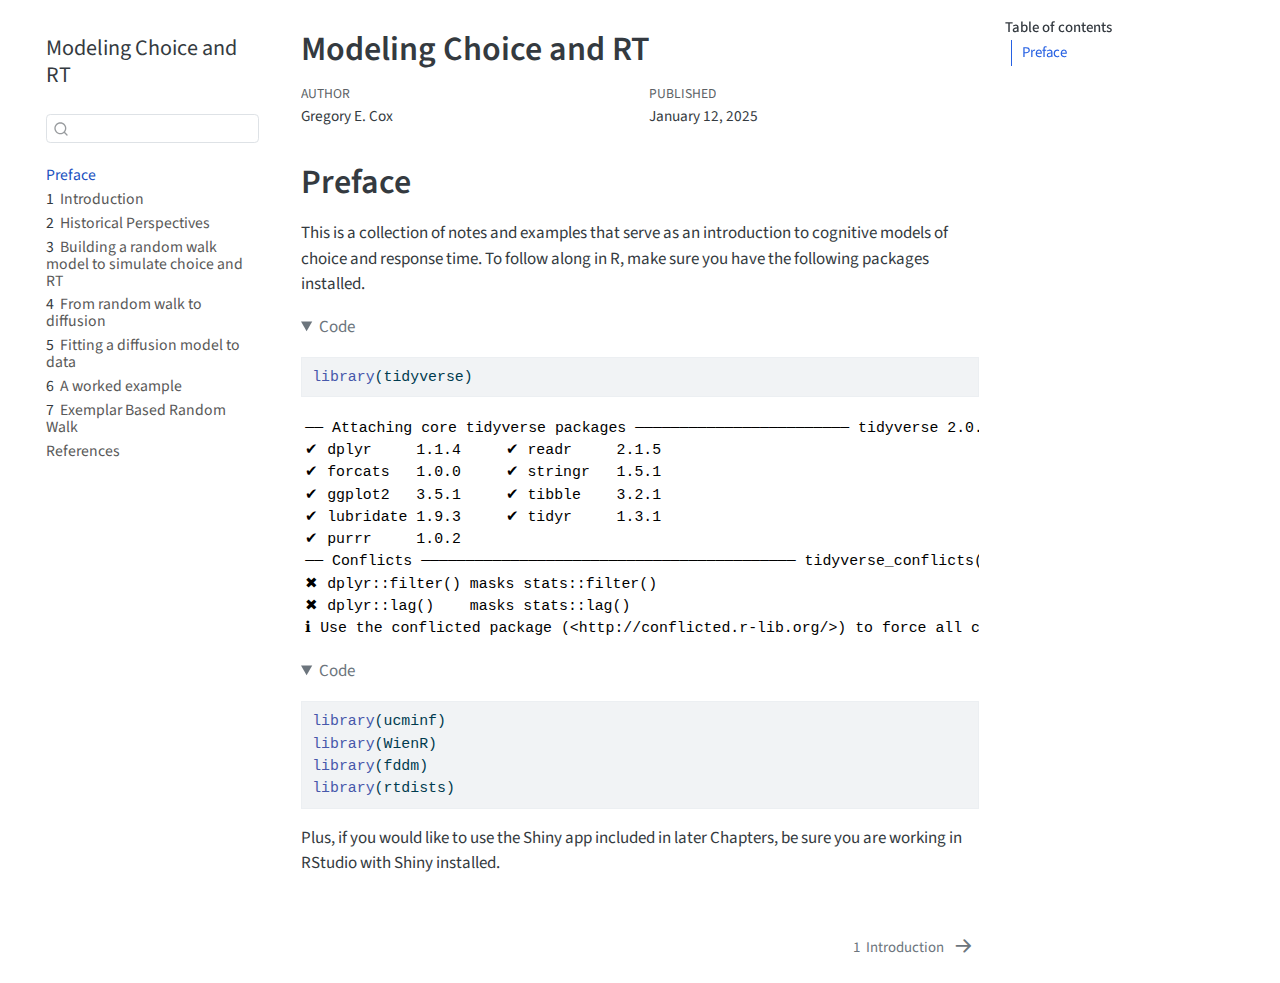
<file: docs/index.html>
<!DOCTYPE html>
<html xmlns="http://www.w3.org/1999/xhtml" lang="en" xml:lang="en"><head>

<meta charset="utf-8">
<meta name="generator" content="quarto-1.6.39">

<meta name="viewport" content="width=device-width, initial-scale=1.0, user-scalable=yes">

<meta name="author" content="Gregory E. Cox">
<meta name="dcterms.date" content="2025-01-12">

<title>Modeling Choice and RT</title>
<style>
code{white-space: pre-wrap;}
span.smallcaps{font-variant: small-caps;}
div.columns{display: flex; gap: min(4vw, 1.5em);}
div.column{flex: auto; overflow-x: auto;}
div.hanging-indent{margin-left: 1.5em; text-indent: -1.5em;}
ul.task-list{list-style: none;}
ul.task-list li input[type="checkbox"] {
  width: 0.8em;
  margin: 0 0.8em 0.2em -1em; /* quarto-specific, see https://github.com/quarto-dev/quarto-cli/issues/4556 */ 
  vertical-align: middle;
}
/* CSS for syntax highlighting */
pre > code.sourceCode { white-space: pre; position: relative; }
pre > code.sourceCode > span { line-height: 1.25; }
pre > code.sourceCode > span:empty { height: 1.2em; }
.sourceCode { overflow: visible; }
code.sourceCode > span { color: inherit; text-decoration: inherit; }
div.sourceCode { margin: 1em 0; }
pre.sourceCode { margin: 0; }
@media screen {
div.sourceCode { overflow: auto; }
}
@media print {
pre > code.sourceCode { white-space: pre-wrap; }
pre > code.sourceCode > span { display: inline-block; text-indent: -5em; padding-left: 5em; }
}
pre.numberSource code
  { counter-reset: source-line 0; }
pre.numberSource code > span
  { position: relative; left: -4em; counter-increment: source-line; }
pre.numberSource code > span > a:first-child::before
  { content: counter(source-line);
    position: relative; left: -1em; text-align: right; vertical-align: baseline;
    border: none; display: inline-block;
    -webkit-touch-callout: none; -webkit-user-select: none;
    -khtml-user-select: none; -moz-user-select: none;
    -ms-user-select: none; user-select: none;
    padding: 0 4px; width: 4em;
  }
pre.numberSource { margin-left: 3em;  padding-left: 4px; }
div.sourceCode
  {   }
@media screen {
pre > code.sourceCode > span > a:first-child::before { text-decoration: underline; }
}
</style>


<script src="site_libs/quarto-nav/quarto-nav.js"></script>
<script src="site_libs/quarto-nav/headroom.min.js"></script>
<script src="site_libs/clipboard/clipboard.min.js"></script>
<script src="site_libs/quarto-search/autocomplete.umd.js"></script>
<script src="site_libs/quarto-search/fuse.min.js"></script>
<script src="site_libs/quarto-search/quarto-search.js"></script>
<meta name="quarto:offset" content="./">
<link href="./intro.html" rel="next">
<script src="site_libs/quarto-html/quarto.js"></script>
<script src="site_libs/quarto-html/popper.min.js"></script>
<script src="site_libs/quarto-html/tippy.umd.min.js"></script>
<script src="site_libs/quarto-html/anchor.min.js"></script>
<link href="site_libs/quarto-html/tippy.css" rel="stylesheet">
<link href="site_libs/quarto-html/quarto-syntax-highlighting-e26003cea8cd680ca0c55a263523d882.css" rel="stylesheet" id="quarto-text-highlighting-styles">
<script src="site_libs/bootstrap/bootstrap.min.js"></script>
<link href="site_libs/bootstrap/bootstrap-icons.css" rel="stylesheet">
<link href="site_libs/bootstrap/bootstrap-7593ef76ee4b520e6bec3acdccc89eb3.min.css" rel="stylesheet" append-hash="true" id="quarto-bootstrap" data-mode="light">
<script id="quarto-search-options" type="application/json">{
  "location": "sidebar",
  "copy-button": false,
  "collapse-after": 3,
  "panel-placement": "start",
  "type": "textbox",
  "limit": 50,
  "keyboard-shortcut": [
    "f",
    "/",
    "s"
  ],
  "show-item-context": false,
  "language": {
    "search-no-results-text": "No results",
    "search-matching-documents-text": "matching documents",
    "search-copy-link-title": "Copy link to search",
    "search-hide-matches-text": "Hide additional matches",
    "search-more-match-text": "more match in this document",
    "search-more-matches-text": "more matches in this document",
    "search-clear-button-title": "Clear",
    "search-text-placeholder": "",
    "search-detached-cancel-button-title": "Cancel",
    "search-submit-button-title": "Submit",
    "search-label": "Search"
  }
}</script>


</head>

<body class="nav-sidebar floating">

<div id="quarto-search-results"></div>
  <header id="quarto-header" class="headroom fixed-top">
  <nav class="quarto-secondary-nav">
    <div class="container-fluid d-flex">
      <button type="button" class="quarto-btn-toggle btn" data-bs-toggle="collapse" role="button" data-bs-target=".quarto-sidebar-collapse-item" aria-controls="quarto-sidebar" aria-expanded="false" aria-label="Toggle sidebar navigation" onclick="if (window.quartoToggleHeadroom) { window.quartoToggleHeadroom(); }">
        <i class="bi bi-layout-text-sidebar-reverse"></i>
      </button>
        <nav class="quarto-page-breadcrumbs" aria-label="breadcrumb"><ol class="breadcrumb"><li class="breadcrumb-item"><a href="./index.html">Preface</a></li></ol></nav>
        <a class="flex-grow-1" role="navigation" data-bs-toggle="collapse" data-bs-target=".quarto-sidebar-collapse-item" aria-controls="quarto-sidebar" aria-expanded="false" aria-label="Toggle sidebar navigation" onclick="if (window.quartoToggleHeadroom) { window.quartoToggleHeadroom(); }">      
        </a>
      <button type="button" class="btn quarto-search-button" aria-label="Search" onclick="window.quartoOpenSearch();">
        <i class="bi bi-search"></i>
      </button>
    </div>
  </nav>
</header>
<!-- content -->
<div id="quarto-content" class="quarto-container page-columns page-rows-contents page-layout-article">
<!-- sidebar -->
  <nav id="quarto-sidebar" class="sidebar collapse collapse-horizontal quarto-sidebar-collapse-item sidebar-navigation floating overflow-auto">
    <div class="pt-lg-2 mt-2 text-left sidebar-header">
    <div class="sidebar-title mb-0 py-0">
      <a href="./">Modeling Choice and RT</a> 
    </div>
      </div>
        <div class="mt-2 flex-shrink-0 align-items-center">
        <div class="sidebar-search">
        <div id="quarto-search" class="" title="Search"></div>
        </div>
        </div>
    <div class="sidebar-menu-container"> 
    <ul class="list-unstyled mt-1">
        <li class="sidebar-item">
  <div class="sidebar-item-container"> 
  <a href="./index.html" class="sidebar-item-text sidebar-link active">
 <span class="menu-text">Preface</span></a>
  </div>
</li>
        <li class="sidebar-item">
  <div class="sidebar-item-container"> 
  <a href="./intro.html" class="sidebar-item-text sidebar-link">
 <span class="menu-text"><span class="chapter-number">1</span>&nbsp; <span class="chapter-title">Introduction</span></span></a>
  </div>
</li>
        <li class="sidebar-item">
  <div class="sidebar-item-container"> 
  <a href="./history.html" class="sidebar-item-text sidebar-link">
 <span class="menu-text"><span class="chapter-number">2</span>&nbsp; <span class="chapter-title">Historical Perspectives</span></span></a>
  </div>
</li>
        <li class="sidebar-item">
  <div class="sidebar-item-container"> 
  <a href="./random_walk.html" class="sidebar-item-text sidebar-link">
 <span class="menu-text"><span class="chapter-number">3</span>&nbsp; <span class="chapter-title">Building a random walk model to simulate choice and RT</span></span></a>
  </div>
</li>
        <li class="sidebar-item">
  <div class="sidebar-item-container"> 
  <a href="./diffusion_sim.html" class="sidebar-item-text sidebar-link">
 <span class="menu-text"><span class="chapter-number">4</span>&nbsp; <span class="chapter-title">From random walk to diffusion</span></span></a>
  </div>
</li>
        <li class="sidebar-item">
  <div class="sidebar-item-container"> 
  <a href="./diffusion_fit.html" class="sidebar-item-text sidebar-link">
 <span class="menu-text"><span class="chapter-number">5</span>&nbsp; <span class="chapter-title">Fitting a diffusion model to data</span></span></a>
  </div>
</li>
        <li class="sidebar-item">
  <div class="sidebar-item-container"> 
  <a href="./blast_example.html" class="sidebar-item-text sidebar-link">
 <span class="menu-text"><span class="chapter-number">6</span>&nbsp; <span class="chapter-title">A worked example</span></span></a>
  </div>
</li>
        <li class="sidebar-item">
  <div class="sidebar-item-container"> 
  <a href="./ebrw.html" class="sidebar-item-text sidebar-link">
 <span class="menu-text"><span class="chapter-number">7</span>&nbsp; <span class="chapter-title">Exemplar Based Random Walk</span></span></a>
  </div>
</li>
        <li class="sidebar-item">
  <div class="sidebar-item-container"> 
  <a href="./references.html" class="sidebar-item-text sidebar-link">
 <span class="menu-text">References</span></a>
  </div>
</li>
    </ul>
    </div>
</nav>
<div id="quarto-sidebar-glass" class="quarto-sidebar-collapse-item" data-bs-toggle="collapse" data-bs-target=".quarto-sidebar-collapse-item"></div>
<!-- margin-sidebar -->
    <div id="quarto-margin-sidebar" class="sidebar margin-sidebar">
        <nav id="TOC" role="doc-toc" class="toc-active">
    <h2 id="toc-title">Table of contents</h2>
   
  <ul>
  <li><a href="#preface" id="toc-preface" class="nav-link active" data-scroll-target="#preface">Preface</a></li>
  </ul>
</nav>
    </div>
<!-- main -->
<main class="content" id="quarto-document-content">

<header id="title-block-header" class="quarto-title-block default">
<div class="quarto-title">
<h1 class="title">Modeling Choice and RT</h1>
</div>



<div class="quarto-title-meta">

    <div>
    <div class="quarto-title-meta-heading">Author</div>
    <div class="quarto-title-meta-contents">
             <p>Gregory E. Cox </p>
          </div>
  </div>
    
    <div>
    <div class="quarto-title-meta-heading">Published</div>
    <div class="quarto-title-meta-contents">
      <p class="date">January 12, 2025</p>
    </div>
  </div>
  
    
  </div>
  


</header>


<section id="preface" class="level1 unnumbered">
<h1 class="unnumbered">Preface</h1>
<p>This is a collection of notes and examples that serve as an introduction to cognitive models of choice and response time. To follow along in R, make sure you have the following packages installed.</p>
<div class="cell">
<details open="" class="code-fold">
<summary>Code</summary>
<div class="sourceCode cell-code" id="cb1"><pre class="sourceCode r code-with-copy"><code class="sourceCode r"><span id="cb1-1"><a href="#cb1-1" aria-hidden="true" tabindex="-1"></a><span class="fu">library</span>(tidyverse)</span></code><button title="Copy to Clipboard" class="code-copy-button"><i class="bi"></i></button></pre></div>
</details>
<div class="cell-output cell-output-stderr">
<pre><code>── Attaching core tidyverse packages ──────────────────────── tidyverse 2.0.0 ──
✔ dplyr     1.1.4     ✔ readr     2.1.5
✔ forcats   1.0.0     ✔ stringr   1.5.1
✔ ggplot2   3.5.1     ✔ tibble    3.2.1
✔ lubridate 1.9.3     ✔ tidyr     1.3.1
✔ purrr     1.0.2     
── Conflicts ────────────────────────────────────────── tidyverse_conflicts() ──
✖ dplyr::filter() masks stats::filter()
✖ dplyr::lag()    masks stats::lag()
ℹ Use the conflicted package (&lt;http://conflicted.r-lib.org/&gt;) to force all conflicts to become errors</code></pre>
</div>
<details open="" class="code-fold">
<summary>Code</summary>
<div class="sourceCode cell-code" id="cb3"><pre class="sourceCode r code-with-copy"><code class="sourceCode r"><span id="cb3-1"><a href="#cb3-1" aria-hidden="true" tabindex="-1"></a><span class="fu">library</span>(ucminf)</span>
<span id="cb3-2"><a href="#cb3-2" aria-hidden="true" tabindex="-1"></a><span class="fu">library</span>(WienR)</span>
<span id="cb3-3"><a href="#cb3-3" aria-hidden="true" tabindex="-1"></a><span class="fu">library</span>(fddm)</span>
<span id="cb3-4"><a href="#cb3-4" aria-hidden="true" tabindex="-1"></a><span class="fu">library</span>(rtdists)</span></code><button title="Copy to Clipboard" class="code-copy-button"><i class="bi"></i></button></pre></div>
</details>
</div>
<p>Plus, if you would like to use the Shiny app included in later Chapters, be sure you are working in RStudio with Shiny installed.</p>


</section>

</main> <!-- /main -->
<script id="quarto-html-after-body" type="application/javascript">
window.document.addEventListener("DOMContentLoaded", function (event) {
  const toggleBodyColorMode = (bsSheetEl) => {
    const mode = bsSheetEl.getAttribute("data-mode");
    const bodyEl = window.document.querySelector("body");
    if (mode === "dark") {
      bodyEl.classList.add("quarto-dark");
      bodyEl.classList.remove("quarto-light");
    } else {
      bodyEl.classList.add("quarto-light");
      bodyEl.classList.remove("quarto-dark");
    }
  }
  const toggleBodyColorPrimary = () => {
    const bsSheetEl = window.document.querySelector("link#quarto-bootstrap");
    if (bsSheetEl) {
      toggleBodyColorMode(bsSheetEl);
    }
  }
  toggleBodyColorPrimary();  
  const icon = "";
  const anchorJS = new window.AnchorJS();
  anchorJS.options = {
    placement: 'right',
    icon: icon
  };
  anchorJS.add('.anchored');
  const isCodeAnnotation = (el) => {
    for (const clz of el.classList) {
      if (clz.startsWith('code-annotation-')) {                     
        return true;
      }
    }
    return false;
  }
  const onCopySuccess = function(e) {
    // button target
    const button = e.trigger;
    // don't keep focus
    button.blur();
    // flash "checked"
    button.classList.add('code-copy-button-checked');
    var currentTitle = button.getAttribute("title");
    button.setAttribute("title", "Copied!");
    let tooltip;
    if (window.bootstrap) {
      button.setAttribute("data-bs-toggle", "tooltip");
      button.setAttribute("data-bs-placement", "left");
      button.setAttribute("data-bs-title", "Copied!");
      tooltip = new bootstrap.Tooltip(button, 
        { trigger: "manual", 
          customClass: "code-copy-button-tooltip",
          offset: [0, -8]});
      tooltip.show();    
    }
    setTimeout(function() {
      if (tooltip) {
        tooltip.hide();
        button.removeAttribute("data-bs-title");
        button.removeAttribute("data-bs-toggle");
        button.removeAttribute("data-bs-placement");
      }
      button.setAttribute("title", currentTitle);
      button.classList.remove('code-copy-button-checked');
    }, 1000);
    // clear code selection
    e.clearSelection();
  }
  const getTextToCopy = function(trigger) {
      const codeEl = trigger.previousElementSibling.cloneNode(true);
      for (const childEl of codeEl.children) {
        if (isCodeAnnotation(childEl)) {
          childEl.remove();
        }
      }
      return codeEl.innerText;
  }
  const clipboard = new window.ClipboardJS('.code-copy-button:not([data-in-quarto-modal])', {
    text: getTextToCopy
  });
  clipboard.on('success', onCopySuccess);
  if (window.document.getElementById('quarto-embedded-source-code-modal')) {
    const clipboardModal = new window.ClipboardJS('.code-copy-button[data-in-quarto-modal]', {
      text: getTextToCopy,
      container: window.document.getElementById('quarto-embedded-source-code-modal')
    });
    clipboardModal.on('success', onCopySuccess);
  }
    var localhostRegex = new RegExp(/^(?:http|https):\/\/localhost\:?[0-9]*\//);
    var mailtoRegex = new RegExp(/^mailto:/);
      var filterRegex = new RegExp('/' + window.location.host + '/');
    var isInternal = (href) => {
        return filterRegex.test(href) || localhostRegex.test(href) || mailtoRegex.test(href);
    }
    // Inspect non-navigation links and adorn them if external
 	var links = window.document.querySelectorAll('a[href]:not(.nav-link):not(.navbar-brand):not(.toc-action):not(.sidebar-link):not(.sidebar-item-toggle):not(.pagination-link):not(.no-external):not([aria-hidden]):not(.dropdown-item):not(.quarto-navigation-tool):not(.about-link)');
    for (var i=0; i<links.length; i++) {
      const link = links[i];
      if (!isInternal(link.href)) {
        // undo the damage that might have been done by quarto-nav.js in the case of
        // links that we want to consider external
        if (link.dataset.originalHref !== undefined) {
          link.href = link.dataset.originalHref;
        }
      }
    }
  function tippyHover(el, contentFn, onTriggerFn, onUntriggerFn) {
    const config = {
      allowHTML: true,
      maxWidth: 500,
      delay: 100,
      arrow: false,
      appendTo: function(el) {
          return el.parentElement;
      },
      interactive: true,
      interactiveBorder: 10,
      theme: 'quarto',
      placement: 'bottom-start',
    };
    if (contentFn) {
      config.content = contentFn;
    }
    if (onTriggerFn) {
      config.onTrigger = onTriggerFn;
    }
    if (onUntriggerFn) {
      config.onUntrigger = onUntriggerFn;
    }
    window.tippy(el, config); 
  }
  const noterefs = window.document.querySelectorAll('a[role="doc-noteref"]');
  for (var i=0; i<noterefs.length; i++) {
    const ref = noterefs[i];
    tippyHover(ref, function() {
      // use id or data attribute instead here
      let href = ref.getAttribute('data-footnote-href') || ref.getAttribute('href');
      try { href = new URL(href).hash; } catch {}
      const id = href.replace(/^#\/?/, "");
      const note = window.document.getElementById(id);
      if (note) {
        return note.innerHTML;
      } else {
        return "";
      }
    });
  }
  const xrefs = window.document.querySelectorAll('a.quarto-xref');
  const processXRef = (id, note) => {
    // Strip column container classes
    const stripColumnClz = (el) => {
      el.classList.remove("page-full", "page-columns");
      if (el.children) {
        for (const child of el.children) {
          stripColumnClz(child);
        }
      }
    }
    stripColumnClz(note)
    if (id === null || id.startsWith('sec-')) {
      // Special case sections, only their first couple elements
      const container = document.createElement("div");
      if (note.children && note.children.length > 2) {
        container.appendChild(note.children[0].cloneNode(true));
        for (let i = 1; i < note.children.length; i++) {
          const child = note.children[i];
          if (child.tagName === "P" && child.innerText === "") {
            continue;
          } else {
            container.appendChild(child.cloneNode(true));
            break;
          }
        }
        if (window.Quarto?.typesetMath) {
          window.Quarto.typesetMath(container);
        }
        return container.innerHTML
      } else {
        if (window.Quarto?.typesetMath) {
          window.Quarto.typesetMath(note);
        }
        return note.innerHTML;
      }
    } else {
      // Remove any anchor links if they are present
      const anchorLink = note.querySelector('a.anchorjs-link');
      if (anchorLink) {
        anchorLink.remove();
      }
      if (window.Quarto?.typesetMath) {
        window.Quarto.typesetMath(note);
      }
      if (note.classList.contains("callout")) {
        return note.outerHTML;
      } else {
        return note.innerHTML;
      }
    }
  }
  for (var i=0; i<xrefs.length; i++) {
    const xref = xrefs[i];
    tippyHover(xref, undefined, function(instance) {
      instance.disable();
      let url = xref.getAttribute('href');
      let hash = undefined; 
      if (url.startsWith('#')) {
        hash = url;
      } else {
        try { hash = new URL(url).hash; } catch {}
      }
      if (hash) {
        const id = hash.replace(/^#\/?/, "");
        const note = window.document.getElementById(id);
        if (note !== null) {
          try {
            const html = processXRef(id, note.cloneNode(true));
            instance.setContent(html);
          } finally {
            instance.enable();
            instance.show();
          }
        } else {
          // See if we can fetch this
          fetch(url.split('#')[0])
          .then(res => res.text())
          .then(html => {
            const parser = new DOMParser();
            const htmlDoc = parser.parseFromString(html, "text/html");
            const note = htmlDoc.getElementById(id);
            if (note !== null) {
              const html = processXRef(id, note);
              instance.setContent(html);
            } 
          }).finally(() => {
            instance.enable();
            instance.show();
          });
        }
      } else {
        // See if we can fetch a full url (with no hash to target)
        // This is a special case and we should probably do some content thinning / targeting
        fetch(url)
        .then(res => res.text())
        .then(html => {
          const parser = new DOMParser();
          const htmlDoc = parser.parseFromString(html, "text/html");
          const note = htmlDoc.querySelector('main.content');
          if (note !== null) {
            // This should only happen for chapter cross references
            // (since there is no id in the URL)
            // remove the first header
            if (note.children.length > 0 && note.children[0].tagName === "HEADER") {
              note.children[0].remove();
            }
            const html = processXRef(null, note);
            instance.setContent(html);
          } 
        }).finally(() => {
          instance.enable();
          instance.show();
        });
      }
    }, function(instance) {
    });
  }
      let selectedAnnoteEl;
      const selectorForAnnotation = ( cell, annotation) => {
        let cellAttr = 'data-code-cell="' + cell + '"';
        let lineAttr = 'data-code-annotation="' +  annotation + '"';
        const selector = 'span[' + cellAttr + '][' + lineAttr + ']';
        return selector;
      }
      const selectCodeLines = (annoteEl) => {
        const doc = window.document;
        const targetCell = annoteEl.getAttribute("data-target-cell");
        const targetAnnotation = annoteEl.getAttribute("data-target-annotation");
        const annoteSpan = window.document.querySelector(selectorForAnnotation(targetCell, targetAnnotation));
        const lines = annoteSpan.getAttribute("data-code-lines").split(",");
        const lineIds = lines.map((line) => {
          return targetCell + "-" + line;
        })
        let top = null;
        let height = null;
        let parent = null;
        if (lineIds.length > 0) {
            //compute the position of the single el (top and bottom and make a div)
            const el = window.document.getElementById(lineIds[0]);
            top = el.offsetTop;
            height = el.offsetHeight;
            parent = el.parentElement.parentElement;
          if (lineIds.length > 1) {
            const lastEl = window.document.getElementById(lineIds[lineIds.length - 1]);
            const bottom = lastEl.offsetTop + lastEl.offsetHeight;
            height = bottom - top;
          }
          if (top !== null && height !== null && parent !== null) {
            // cook up a div (if necessary) and position it 
            let div = window.document.getElementById("code-annotation-line-highlight");
            if (div === null) {
              div = window.document.createElement("div");
              div.setAttribute("id", "code-annotation-line-highlight");
              div.style.position = 'absolute';
              parent.appendChild(div);
            }
            div.style.top = top - 2 + "px";
            div.style.height = height + 4 + "px";
            div.style.left = 0;
            let gutterDiv = window.document.getElementById("code-annotation-line-highlight-gutter");
            if (gutterDiv === null) {
              gutterDiv = window.document.createElement("div");
              gutterDiv.setAttribute("id", "code-annotation-line-highlight-gutter");
              gutterDiv.style.position = 'absolute';
              const codeCell = window.document.getElementById(targetCell);
              const gutter = codeCell.querySelector('.code-annotation-gutter');
              gutter.appendChild(gutterDiv);
            }
            gutterDiv.style.top = top - 2 + "px";
            gutterDiv.style.height = height + 4 + "px";
          }
          selectedAnnoteEl = annoteEl;
        }
      };
      const unselectCodeLines = () => {
        const elementsIds = ["code-annotation-line-highlight", "code-annotation-line-highlight-gutter"];
        elementsIds.forEach((elId) => {
          const div = window.document.getElementById(elId);
          if (div) {
            div.remove();
          }
        });
        selectedAnnoteEl = undefined;
      };
        // Handle positioning of the toggle
    window.addEventListener(
      "resize",
      throttle(() => {
        elRect = undefined;
        if (selectedAnnoteEl) {
          selectCodeLines(selectedAnnoteEl);
        }
      }, 10)
    );
    function throttle(fn, ms) {
    let throttle = false;
    let timer;
      return (...args) => {
        if(!throttle) { // first call gets through
            fn.apply(this, args);
            throttle = true;
        } else { // all the others get throttled
            if(timer) clearTimeout(timer); // cancel #2
            timer = setTimeout(() => {
              fn.apply(this, args);
              timer = throttle = false;
            }, ms);
        }
      };
    }
      // Attach click handler to the DT
      const annoteDls = window.document.querySelectorAll('dt[data-target-cell]');
      for (const annoteDlNode of annoteDls) {
        annoteDlNode.addEventListener('click', (event) => {
          const clickedEl = event.target;
          if (clickedEl !== selectedAnnoteEl) {
            unselectCodeLines();
            const activeEl = window.document.querySelector('dt[data-target-cell].code-annotation-active');
            if (activeEl) {
              activeEl.classList.remove('code-annotation-active');
            }
            selectCodeLines(clickedEl);
            clickedEl.classList.add('code-annotation-active');
          } else {
            // Unselect the line
            unselectCodeLines();
            clickedEl.classList.remove('code-annotation-active');
          }
        });
      }
  const findCites = (el) => {
    const parentEl = el.parentElement;
    if (parentEl) {
      const cites = parentEl.dataset.cites;
      if (cites) {
        return {
          el,
          cites: cites.split(' ')
        };
      } else {
        return findCites(el.parentElement)
      }
    } else {
      return undefined;
    }
  };
  var bibliorefs = window.document.querySelectorAll('a[role="doc-biblioref"]');
  for (var i=0; i<bibliorefs.length; i++) {
    const ref = bibliorefs[i];
    const citeInfo = findCites(ref);
    if (citeInfo) {
      tippyHover(citeInfo.el, function() {
        var popup = window.document.createElement('div');
        citeInfo.cites.forEach(function(cite) {
          var citeDiv = window.document.createElement('div');
          citeDiv.classList.add('hanging-indent');
          citeDiv.classList.add('csl-entry');
          var biblioDiv = window.document.getElementById('ref-' + cite);
          if (biblioDiv) {
            citeDiv.innerHTML = biblioDiv.innerHTML;
          }
          popup.appendChild(citeDiv);
        });
        return popup.innerHTML;
      });
    }
  }
});
</script>
<nav class="page-navigation">
  <div class="nav-page nav-page-previous">
  </div>
  <div class="nav-page nav-page-next">
      <a href="./intro.html" class="pagination-link" aria-label="Introduction">
        <span class="nav-page-text"><span class="chapter-number">1</span>&nbsp; <span class="chapter-title">Introduction</span></span> <i class="bi bi-arrow-right-short"></i>
      </a>
  </div>
</nav>
</div> <!-- /content -->




</body></html>
</file>
<file: docs/site_libs/quarto-html/tippy.css>
.tippy-box[data-animation=fade][data-state=hidden]{opacity:0}[data-tippy-root]{max-width:calc(100vw - 10px)}.tippy-box{position:relative;background-color:#333;color:#fff;border-radius:4px;font-size:14px;line-height:1.4;white-space:normal;outline:0;transition-property:transform,visibility,opacity}.tippy-box[data-placement^=top]>.tippy-arrow{bottom:0}.tippy-box[data-placement^=top]>.tippy-arrow:before{bottom:-7px;left:0;border-width:8px 8px 0;border-top-color:initial;transform-origin:center top}.tippy-box[data-placement^=bottom]>.tippy-arrow{top:0}.tippy-box[data-placement^=bottom]>.tippy-arrow:before{top:-7px;left:0;border-width:0 8px 8px;border-bottom-color:initial;transform-origin:center bottom}.tippy-box[data-placement^=left]>.tippy-arrow{right:0}.tippy-box[data-placement^=left]>.tippy-arrow:before{border-width:8px 0 8px 8px;border-left-color:initial;right:-7px;transform-origin:center left}.tippy-box[data-placement^=right]>.tippy-arrow{left:0}.tippy-box[data-placement^=right]>.tippy-arrow:before{left:-7px;border-width:8px 8px 8px 0;border-right-color:initial;transform-origin:center right}.tippy-box[data-inertia][data-state=visible]{transition-timing-function:cubic-bezier(.54,1.5,.38,1.11)}.tippy-arrow{width:16px;height:16px;color:#333}.tippy-arrow:before{content:"";position:absolute;border-color:transparent;border-style:solid}.tippy-content{position:relative;padding:5px 9px;z-index:1}
</file>
<file: docs/site_libs/quarto-html/quarto-syntax-highlighting-e26003cea8cd680ca0c55a263523d882.css>
/* quarto syntax highlight colors */
:root {
  --quarto-hl-ot-color: #003B4F;
  --quarto-hl-at-color: #657422;
  --quarto-hl-ss-color: #20794D;
  --quarto-hl-an-color: #5E5E5E;
  --quarto-hl-fu-color: #4758AB;
  --quarto-hl-st-color: #20794D;
  --quarto-hl-cf-color: #003B4F;
  --quarto-hl-op-color: #5E5E5E;
  --quarto-hl-er-color: #AD0000;
  --quarto-hl-bn-color: #AD0000;
  --quarto-hl-al-color: #AD0000;
  --quarto-hl-va-color: #111111;
  --quarto-hl-bu-color: inherit;
  --quarto-hl-ex-color: inherit;
  --quarto-hl-pp-color: #AD0000;
  --quarto-hl-in-color: #5E5E5E;
  --quarto-hl-vs-color: #20794D;
  --quarto-hl-wa-color: #5E5E5E;
  --quarto-hl-do-color: #5E5E5E;
  --quarto-hl-im-color: #00769E;
  --quarto-hl-ch-color: #20794D;
  --quarto-hl-dt-color: #AD0000;
  --quarto-hl-fl-color: #AD0000;
  --quarto-hl-co-color: #5E5E5E;
  --quarto-hl-cv-color: #5E5E5E;
  --quarto-hl-cn-color: #8f5902;
  --quarto-hl-sc-color: #5E5E5E;
  --quarto-hl-dv-color: #AD0000;
  --quarto-hl-kw-color: #003B4F;
}

/* other quarto variables */
:root {
  --quarto-font-monospace: SFMono-Regular, Menlo, Monaco, Consolas, "Liberation Mono", "Courier New", monospace;
}

pre > code.sourceCode > span {
  color: #003B4F;
}

code span {
  color: #003B4F;
}

code.sourceCode > span {
  color: #003B4F;
}

div.sourceCode,
div.sourceCode pre.sourceCode {
  color: #003B4F;
}

code span.ot {
  color: #003B4F;
  font-style: inherit;
}

code span.at {
  color: #657422;
  font-style: inherit;
}

code span.ss {
  color: #20794D;
  font-style: inherit;
}

code span.an {
  color: #5E5E5E;
  font-style: inherit;
}

code span.fu {
  color: #4758AB;
  font-style: inherit;
}

code span.st {
  color: #20794D;
  font-style: inherit;
}

code span.cf {
  color: #003B4F;
  font-weight: bold;
  font-style: inherit;
}

code span.op {
  color: #5E5E5E;
  font-style: inherit;
}

code span.er {
  color: #AD0000;
  font-style: inherit;
}

code span.bn {
  color: #AD0000;
  font-style: inherit;
}

code span.al {
  color: #AD0000;
  font-style: inherit;
}

code span.va {
  color: #111111;
  font-style: inherit;
}

code span.bu {
  font-style: inherit;
}

code span.ex {
  font-style: inherit;
}

code span.pp {
  color: #AD0000;
  font-style: inherit;
}

code span.in {
  color: #5E5E5E;
  font-style: inherit;
}

code span.vs {
  color: #20794D;
  font-style: inherit;
}

code span.wa {
  color: #5E5E5E;
  font-style: italic;
}

code span.do {
  color: #5E5E5E;
  font-style: italic;
}

code span.im {
  color: #00769E;
  font-style: inherit;
}

code span.ch {
  color: #20794D;
  font-style: inherit;
}

code span.dt {
  color: #AD0000;
  font-style: inherit;
}

code span.fl {
  color: #AD0000;
  font-style: inherit;
}

code span.co {
  color: #5E5E5E;
  font-style: inherit;
}

code span.cv {
  color: #5E5E5E;
  font-style: italic;
}

code span.cn {
  color: #8f5902;
  font-style: inherit;
}

code span.sc {
  color: #5E5E5E;
  font-style: inherit;
}

code span.dv {
  color: #AD0000;
  font-style: inherit;
}

code span.kw {
  color: #003B4F;
  font-weight: bold;
  font-style: inherit;
}

.prevent-inlining {
  content: "</";
}

/*# sourceMappingURL=e90e9ab646ea9b1aaa61e089606e0f97.css.map */
</file>
